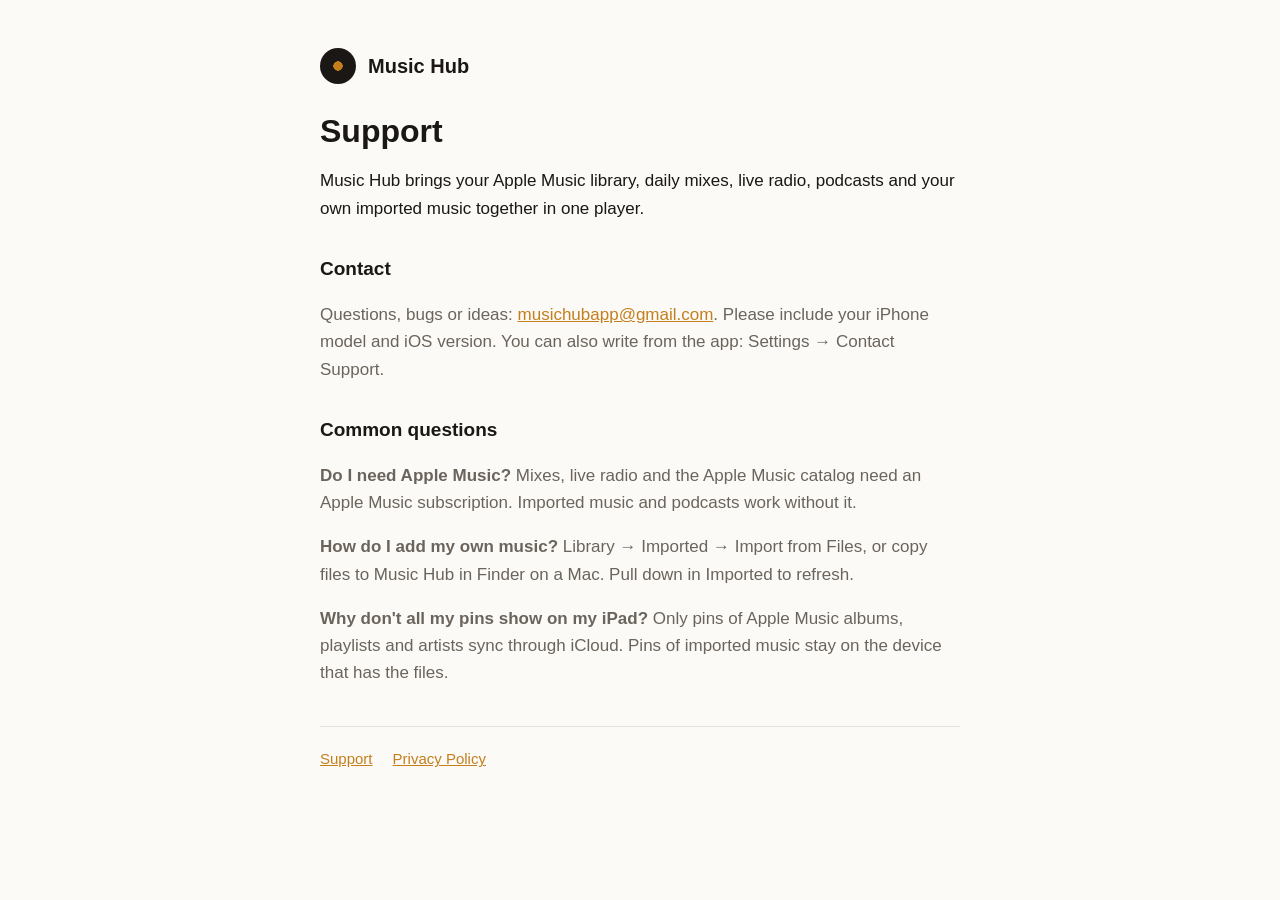
<file: index.html>
<!doctype html>
<html lang="en"><head><meta charset="utf-8"><meta name="viewport" content="width=device-width,initial-scale=1">
<title>Music Hub — Support</title><link rel="stylesheet" href="style.css"></head>
<body><main>
<header><span class="dot"></span><a href="./">Music Hub</a></header>
<h1>Support</h1>
<p class="lead">Music Hub brings your Apple Music library, daily mixes, live radio, podcasts and your own imported music together in one player.</p>

<h2>Contact</h2>
<p>Questions, bugs or ideas: <a href="mailto:musichubapp@gmail.com">musichubapp@gmail.com</a>. Please include your iPhone model and iOS version. You can also write from the app: Settings → Contact Support.</p>

<h2>Common questions</h2>
<p><strong>Do I need Apple Music?</strong> Mixes, live radio and the Apple Music catalog need an Apple Music subscription. Imported music and podcasts work without it.</p>
<p><strong>How do I add my own music?</strong> Library → Imported → Import from Files, or copy files to Music Hub in Finder on a Mac. Pull down in Imported to refresh.</p>
<p><strong>Why don't all my pins show on my iPad?</strong> Only pins of Apple Music albums, playlists and artists sync through iCloud. Pins of imported music stay on the device that has the files.</p>

<nav><a href="./">Support</a><a href="privacy.html">Privacy Policy</a></nav>
</main></body></html>
</file>
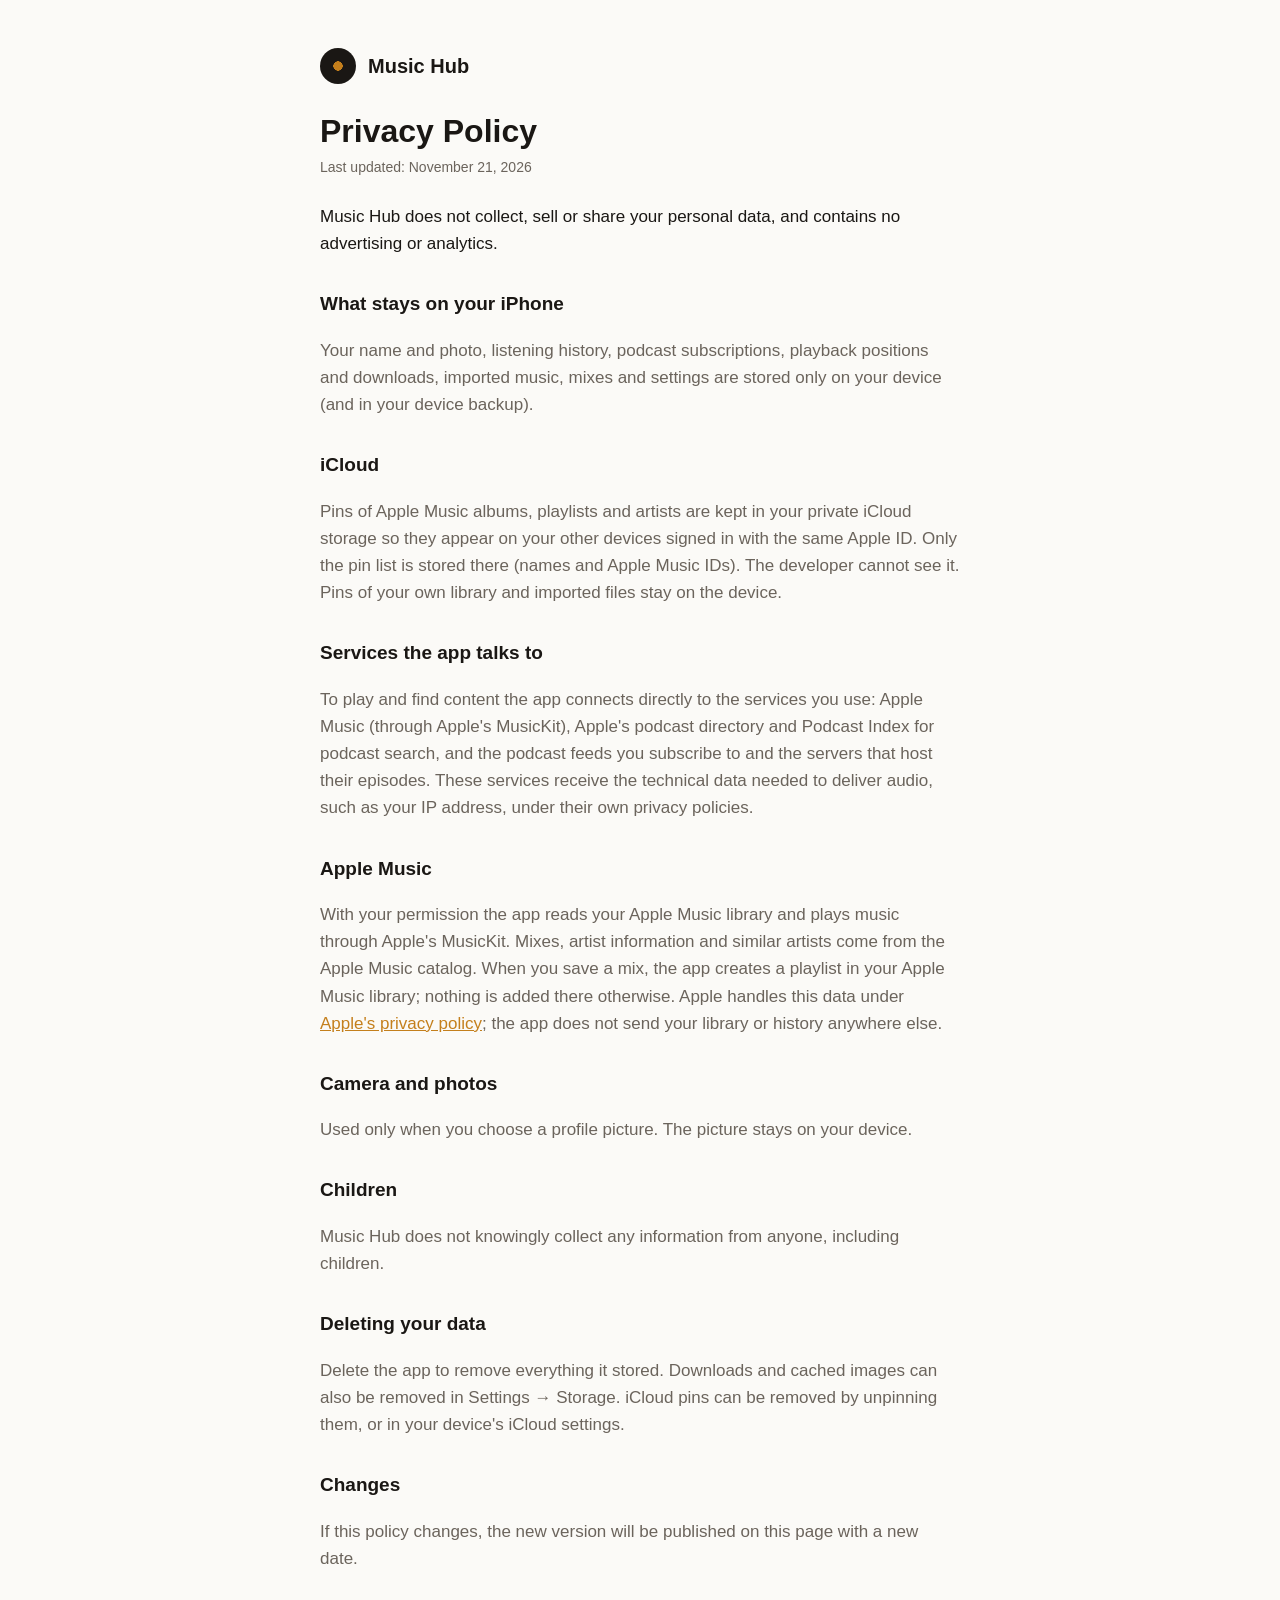
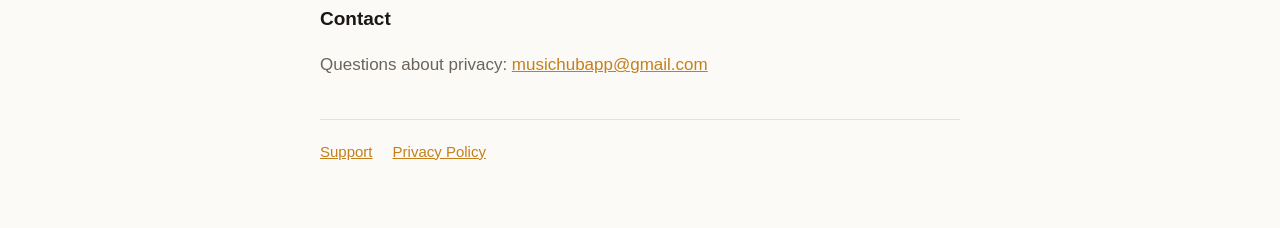
<file: privacy.html>
<!doctype html>
<html lang="en"><head><meta charset="utf-8"><meta name="viewport" content="width=device-width,initial-scale=1">
<title>Privacy Policy — Music Hub</title><link rel="stylesheet" href="style.css"></head>
<body><main>
<header><span class="dot"></span><a href="./">Music Hub</a></header>
<h1>Privacy Policy</h1>
<p class="date">Last updated: November 21, 2026</p>
<p class="lead">Music Hub does not collect, sell or share your personal data, and contains no advertising or analytics.</p>

<h2>What stays on your iPhone</h2>
<p>Your name and photo, listening history, podcast subscriptions, playback positions and downloads, imported music, mixes and settings are stored only on your device (and in your device backup).</p>

<h2>iCloud</h2>
<p>Pins of Apple Music albums, playlists and artists are kept in your private iCloud storage so they appear on your other devices signed in with the same Apple ID. Only the pin list is stored there (names and Apple Music IDs). The developer cannot see it. Pins of your own library and imported files stay on the device.</p>

<h2>Services the app talks to</h2>
<p>To play and find content the app connects directly to the services you use: Apple Music (through Apple's MusicKit), Apple's podcast directory and Podcast Index for podcast search, and the podcast feeds you subscribe to and the servers that host their episodes. These services receive the technical data needed to deliver audio, such as your IP address, under their own privacy policies.</p>

<h2>Apple Music</h2>
<p>With your permission the app reads your Apple Music library and plays music through Apple's MusicKit. Mixes, artist information and similar artists come from the Apple Music catalog. When you save a mix, the app creates a playlist in your Apple Music library; nothing is added there otherwise. Apple handles this data under <a href="https://www.apple.com/legal/privacy/">Apple's privacy policy</a>; the app does not send your library or history anywhere else.</p>

<h2>Camera and photos</h2>
<p>Used only when you choose a profile picture. The picture stays on your device.</p>

<h2>Children</h2>
<p>Music Hub does not knowingly collect any information from anyone, including children.</p>

<h2>Deleting your data</h2>
<p>Delete the app to remove everything it stored. Downloads and cached images can also be removed in Settings → Storage. iCloud pins can be removed by unpinning them, or in your device's iCloud settings.</p>

<h2>Changes</h2>
<p>If this policy changes, the new version will be published on this page with a new date.</p>

<h2>Contact</h2>
<p>Questions about privacy: <a href="mailto:musichubapp@gmail.com">musichubapp@gmail.com</a></p>

<nav><a href="./">Support</a><a href="privacy.html">Privacy Policy</a></nav>
</main></body></html>
</file>
<file: style.css>
:root{--bg:#fbfaf7;--text:#1a1714;--muted:#6b645c;--line:#e6e1d9;--accent:#c47f1c}
@media (prefers-color-scheme:dark){:root{--bg:#121110;--text:#f2eee8;--muted:#a39b91;--line:#2c2926;--accent:#e8a33b}}
*{box-sizing:border-box}
body{margin:0;background:var(--bg);color:var(--text);font:17px/1.6 -apple-system,BlinkMacSystemFont,"Segoe UI",Roboto,Helvetica,Arial,sans-serif}
main{max-width:680px;margin:0 auto;padding:48px 20px 64px}
header{display:flex;align-items:center;gap:12px;margin-bottom:28px}
header .dot{width:36px;height:36px;border-radius:50%;background:radial-gradient(circle,var(--accent) 0 18%,#1a1714 19% 100%)}
header a{font-weight:700;font-size:20px;color:var(--text);text-decoration:none}
h1{font-size:32px;line-height:1.2;margin:0 0 6px}
h2{font-size:19px;margin:32px 0 6px}
p,li{color:var(--muted)}
.lead{color:var(--text)}
.date{font-size:14px;color:var(--muted);margin:0 0 24px}
a{color:var(--accent)}
nav{margin-top:40px;padding-top:20px;border-top:1px solid var(--line);font-size:15px;display:flex;gap:20px;flex-wrap:wrap}
</file>
